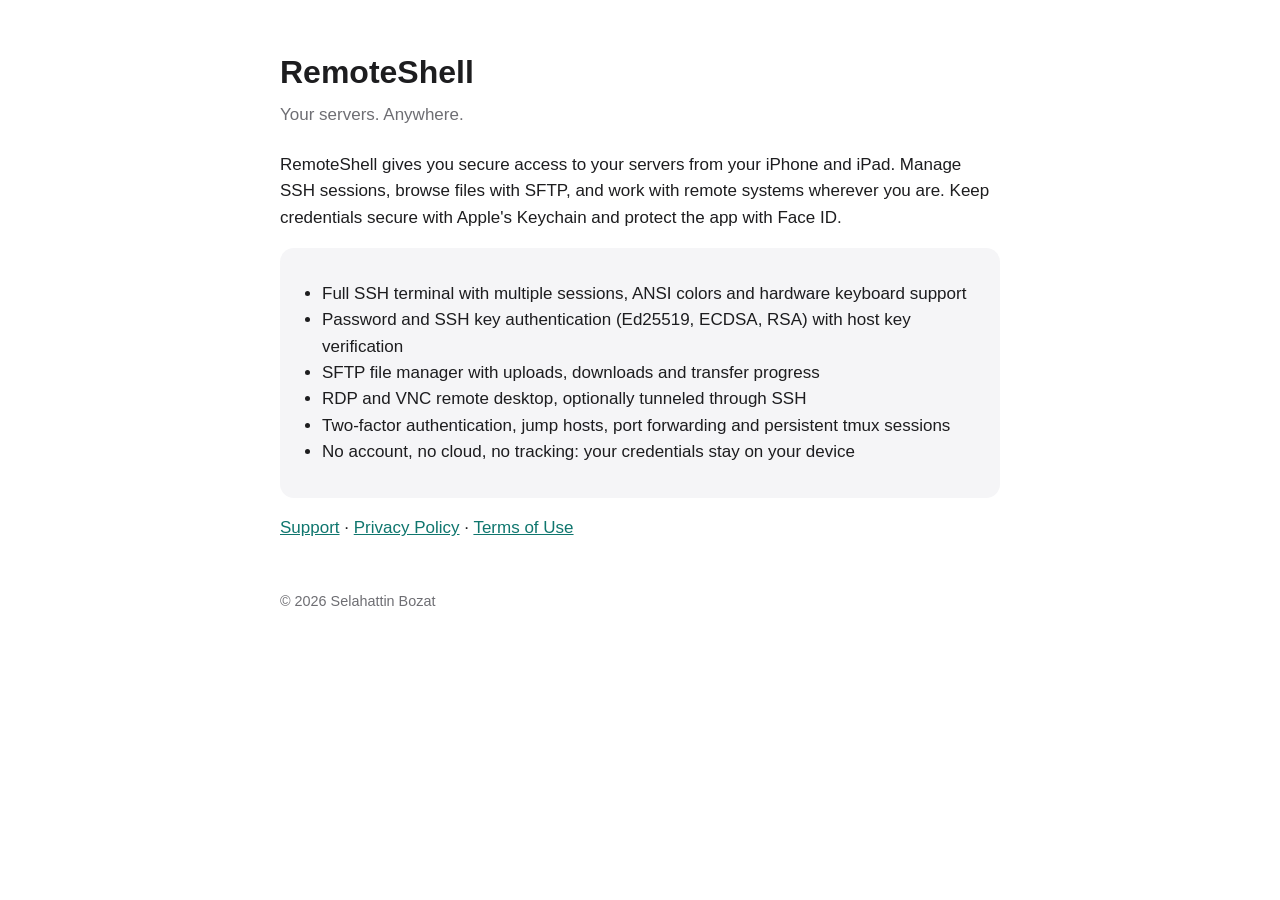
<file: index.html>
<!doctype html>
<html lang="en"><head><meta charset="utf-8"><meta name="viewport" content="width=device-width, initial-scale=1">
<title>RemoteShell — SSH, SFTP, RDP &amp; VNC for iPhone and iPad</title><link rel="stylesheet" href="style.css"></head>
<body><main>
<h1>RemoteShell</h1>
<p class="tagline">Your servers. Anywhere.</p>
<p>RemoteShell gives you secure access to your servers from your iPhone and iPad. Manage SSH sessions, browse files with SFTP, and work with remote systems wherever you are. Keep credentials secure with Apple's Keychain and protect the app with Face ID.</p>
<div class="card"><ul>
<li>Full SSH terminal with multiple sessions, ANSI colors and hardware keyboard support</li>
<li>Password and SSH key authentication (Ed25519, ECDSA, RSA) with host key verification</li>
<li>SFTP file manager with uploads, downloads and transfer progress</li>
<li>RDP and VNC remote desktop, optionally tunneled through SSH</li>
<li>Two-factor authentication, jump hosts, port forwarding and persistent tmux sessions</li>
<li>No account, no cloud, no tracking: your credentials stay on your device</li>
</ul></div>
<p><a href="support.html">Support</a> · <a href="privacy.html">Privacy Policy</a> · <a href="https://www.apple.com/legal/internet-services/itunes/dev/stdeula/">Terms of Use</a></p>
<footer>© 2026 Selahattin Bozat</footer>
</main></body></html>
</file>
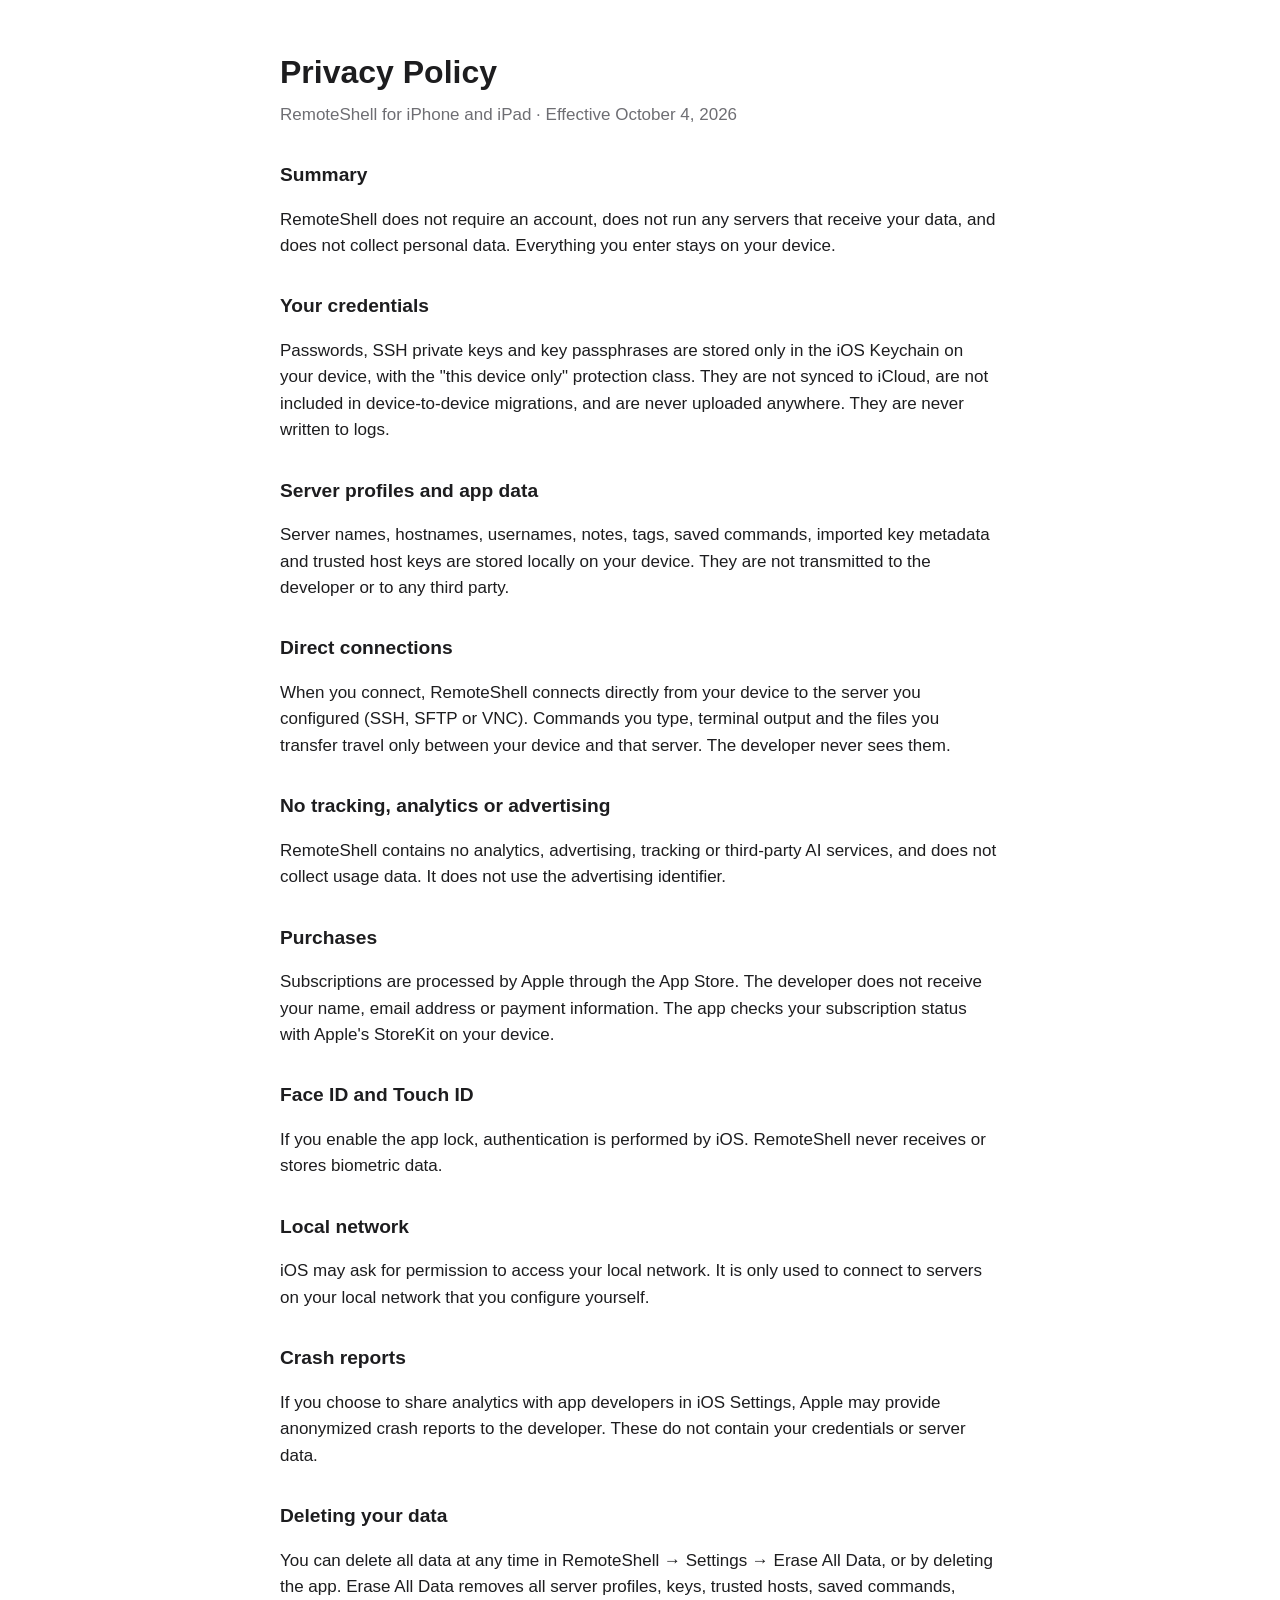
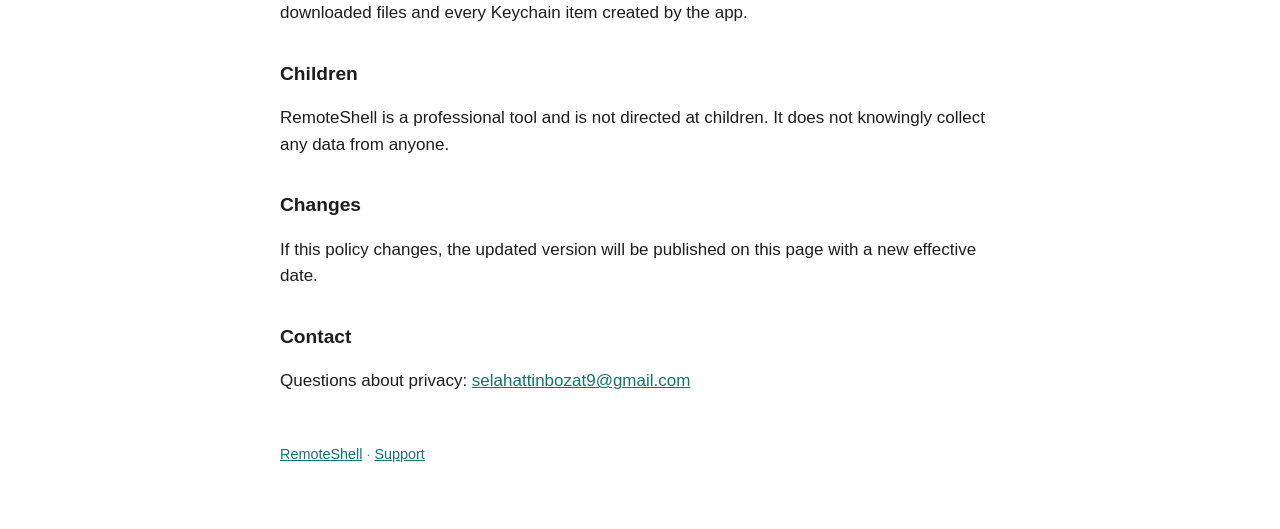
<file: privacy.html>
<!doctype html>
<html lang="en"><head><meta charset="utf-8"><meta name="viewport" content="width=device-width, initial-scale=1">
<title>RemoteShell — Privacy Policy</title><link rel="stylesheet" href="style.css"></head>
<body><main>
<h1>Privacy Policy</h1>
<p class="meta">RemoteShell for iPhone and iPad · Effective October 4, 2026</p>

<h2>Summary</h2>
<p>RemoteShell does not require an account, does not run any servers that receive your data, and does not collect personal data. Everything you enter stays on your device.</p>

<h2>Your credentials</h2>
<p>Passwords, SSH private keys and key passphrases are stored only in the iOS Keychain on your device, with the "this device only" protection class. They are not synced to iCloud, are not included in device-to-device migrations, and are never uploaded anywhere. They are never written to logs.</p>

<h2>Server profiles and app data</h2>
<p>Server names, hostnames, usernames, notes, tags, saved commands, imported key metadata and trusted host keys are stored locally on your device. They are not transmitted to the developer or to any third party.</p>

<h2>Direct connections</h2>
<p>When you connect, RemoteShell connects directly from your device to the server you configured (SSH, SFTP or VNC). Commands you type, terminal output and the files you transfer travel only between your device and that server. The developer never sees them.</p>

<h2>No tracking, analytics or advertising</h2>
<p>RemoteShell contains no analytics, advertising, tracking or third-party AI services, and does not collect usage data. It does not use the advertising identifier.</p>

<h2>Purchases</h2>
<p>Subscriptions are processed by Apple through the App Store. The developer does not receive your name, email address or payment information. The app checks your subscription status with Apple's StoreKit on your device.</p>

<h2>Face ID and Touch ID</h2>
<p>If you enable the app lock, authentication is performed by iOS. RemoteShell never receives or stores biometric data.</p>

<h2>Local network</h2>
<p>iOS may ask for permission to access your local network. It is only used to connect to servers on your local network that you configure yourself.</p>

<h2>Crash reports</h2>
<p>If you choose to share analytics with app developers in iOS Settings, Apple may provide anonymized crash reports to the developer. These do not contain your credentials or server data.</p>

<h2>Deleting your data</h2>
<p>You can delete all data at any time in RemoteShell → Settings → Erase All Data, or by deleting the app. Erase All Data removes all server profiles, keys, trusted hosts, saved commands, downloaded files and every Keychain item created by the app.</p>

<h2>Children</h2>
<p>RemoteShell is a professional tool and is not directed at children. It does not knowingly collect any data from anyone.</p>

<h2>Changes</h2>
<p>If this policy changes, the updated version will be published on this page with a new effective date.</p>

<h2>Contact</h2>
<p>Questions about privacy: <a href="mailto:selahattinbozat9@gmail.com">selahattinbozat9@gmail.com</a></p>
<footer><a href="index.html">RemoteShell</a> · <a href="support.html">Support</a></footer>
</main></body></html>
</file>
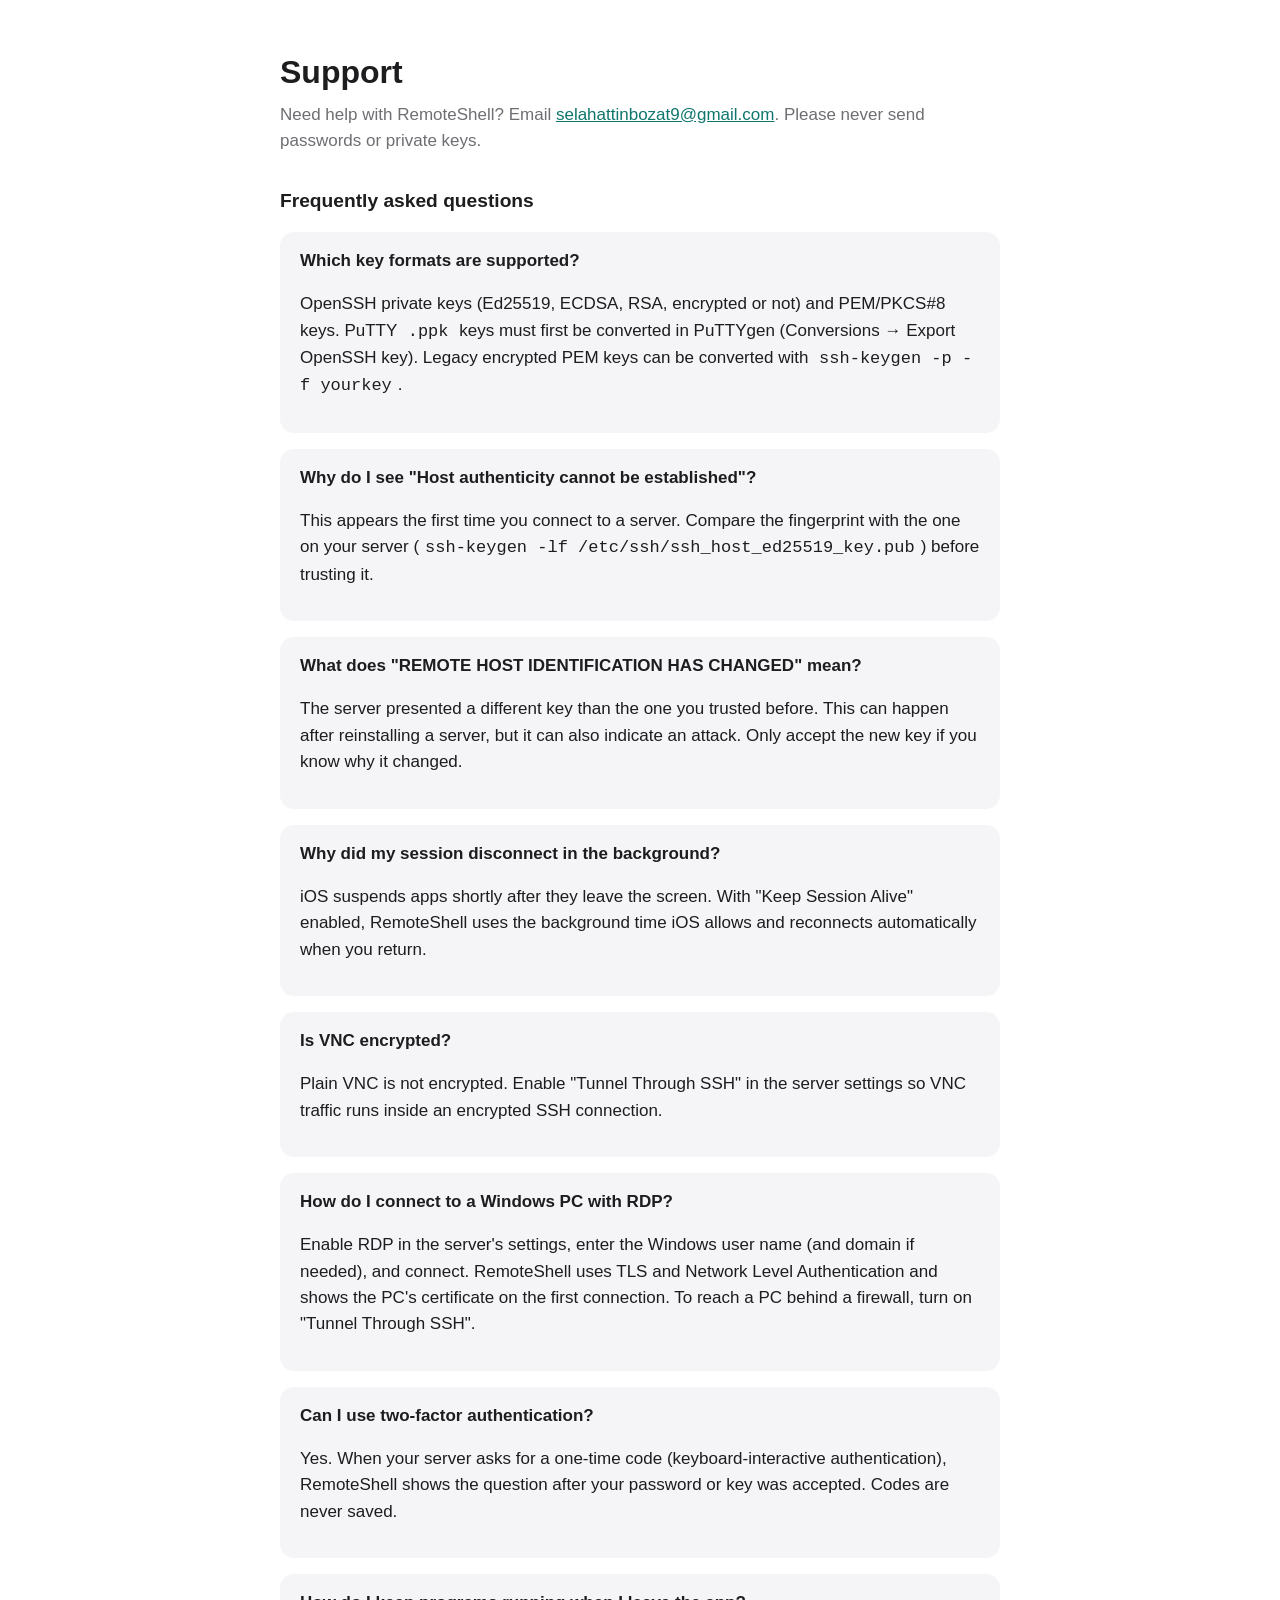
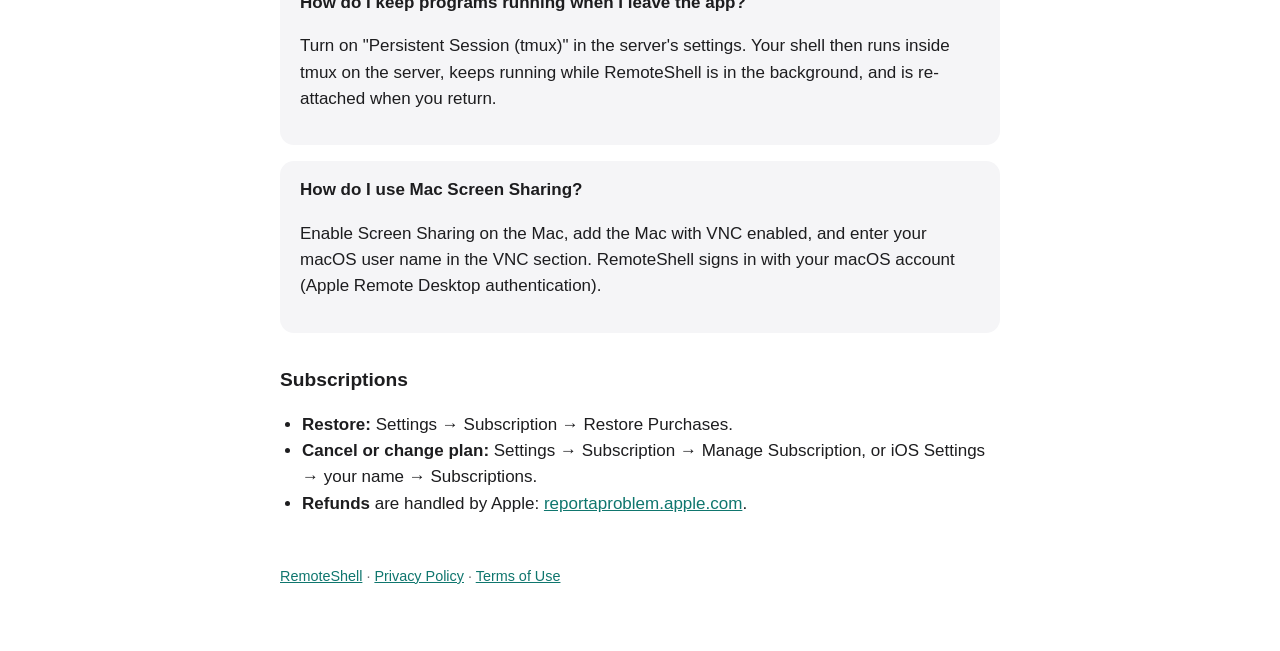
<file: support.html>
<!doctype html>
<html lang="en"><head><meta charset="utf-8"><meta name="viewport" content="width=device-width, initial-scale=1">
<title>RemoteShell — Support</title><link rel="stylesheet" href="style.css"></head>
<body><main>
<h1>Support</h1>
<p class="tagline">Need help with RemoteShell? Email <a href="mailto:selahattinbozat9@gmail.com">selahattinbozat9@gmail.com</a>. Please never send passwords or private keys.</p>

<h2>Frequently asked questions</h2>
<div class="card"><strong>Which key formats are supported?</strong>
<p>OpenSSH private keys (Ed25519, ECDSA, RSA, encrypted or not) and PEM/PKCS#8 keys. PuTTY <code>.ppk</code> keys must first be converted in PuTTYgen (Conversions → Export OpenSSH key). Legacy encrypted PEM keys can be converted with <code>ssh-keygen -p -f yourkey</code>.</p></div>
<div class="card"><strong>Why do I see "Host authenticity cannot be established"?</strong>
<p>This appears the first time you connect to a server. Compare the fingerprint with the one on your server (<code>ssh-keygen -lf /etc/ssh/ssh_host_ed25519_key.pub</code>) before trusting it.</p></div>
<div class="card"><strong>What does "REMOTE HOST IDENTIFICATION HAS CHANGED" mean?</strong>
<p>The server presented a different key than the one you trusted before. This can happen after reinstalling a server, but it can also indicate an attack. Only accept the new key if you know why it changed.</p></div>
<div class="card"><strong>Why did my session disconnect in the background?</strong>
<p>iOS suspends apps shortly after they leave the screen. With "Keep Session Alive" enabled, RemoteShell uses the background time iOS allows and reconnects automatically when you return.</p></div>
<div class="card"><strong>Is VNC encrypted?</strong>
<p>Plain VNC is not encrypted. Enable "Tunnel Through SSH" in the server settings so VNC traffic runs inside an encrypted SSH connection.</p></div>
<div class="card"><strong>How do I connect to a Windows PC with RDP?</strong>
<p>Enable RDP in the server's settings, enter the Windows user name (and domain if needed), and connect. RemoteShell uses TLS and Network Level Authentication and shows the PC's certificate on the first connection. To reach a PC behind a firewall, turn on "Tunnel Through SSH".</p></div>
<div class="card"><strong>Can I use two-factor authentication?</strong>
<p>Yes. When your server asks for a one-time code (keyboard-interactive authentication), RemoteShell shows the question after your password or key was accepted. Codes are never saved.</p></div>
<div class="card"><strong>How do I keep programs running when I leave the app?</strong>
<p>Turn on "Persistent Session (tmux)" in the server's settings. Your shell then runs inside tmux on the server, keeps running while RemoteShell is in the background, and is re-attached when you return.</p></div>
<div class="card"><strong>How do I use Mac Screen Sharing?</strong>
<p>Enable Screen Sharing on the Mac, add the Mac with VNC enabled, and enter your macOS user name in the VNC section. RemoteShell signs in with your macOS account (Apple Remote Desktop authentication).</p></div>

<h2>Subscriptions</h2>
<ul>
<li><strong>Restore:</strong> Settings → Subscription → Restore Purchases.</li>
<li><strong>Cancel or change plan:</strong> Settings → Subscription → Manage Subscription, or iOS Settings → your name → Subscriptions.</li>
<li><strong>Refunds</strong> are handled by Apple: <a href="https://reportaproblem.apple.com">reportaproblem.apple.com</a>.</li>
</ul>
<footer><a href="index.html">RemoteShell</a> · <a href="privacy.html">Privacy Policy</a> · <a href="https://www.apple.com/legal/internet-services/itunes/dev/stdeula/">Terms of Use</a></footer>
</main></body></html>
</file>
<file: style.css>
:root { --bg: #ffffff; --fg: #1d1d1f; --muted: #6e6e73; --accent: #0f766e; --card: #f5f5f7; }
@media (prefers-color-scheme: dark) { :root { --bg: #0b0b0c; --fg: #f5f5f7; --muted: #a1a1a6; --accent: #34d399; --card: #1c1c1e; } }
* { box-sizing: border-box; }
body { margin: 0; background: var(--bg); color: var(--fg); font: 17px/1.55 -apple-system, BlinkMacSystemFont, "Segoe UI", Roboto, sans-serif; }
main { max-width: 760px; margin: 0 auto; padding: 48px 20px 64px; }
h1 { font-size: 2rem; margin: 0 0 4px; } h2 { font-size: 1.2rem; margin: 32px 0 8px; }
.tagline, .meta { color: var(--muted); margin: 0 0 24px; }
a { color: var(--accent); } code { background: var(--card); padding: 1px 6px; border-radius: 6px; }
.card { background: var(--card); border-radius: 14px; padding: 16px 20px; margin: 16px 0; }
ul { padding-inline-start: 22px; } footer { margin-top: 48px; color: var(--muted); font-size: .9rem; }
</file>
